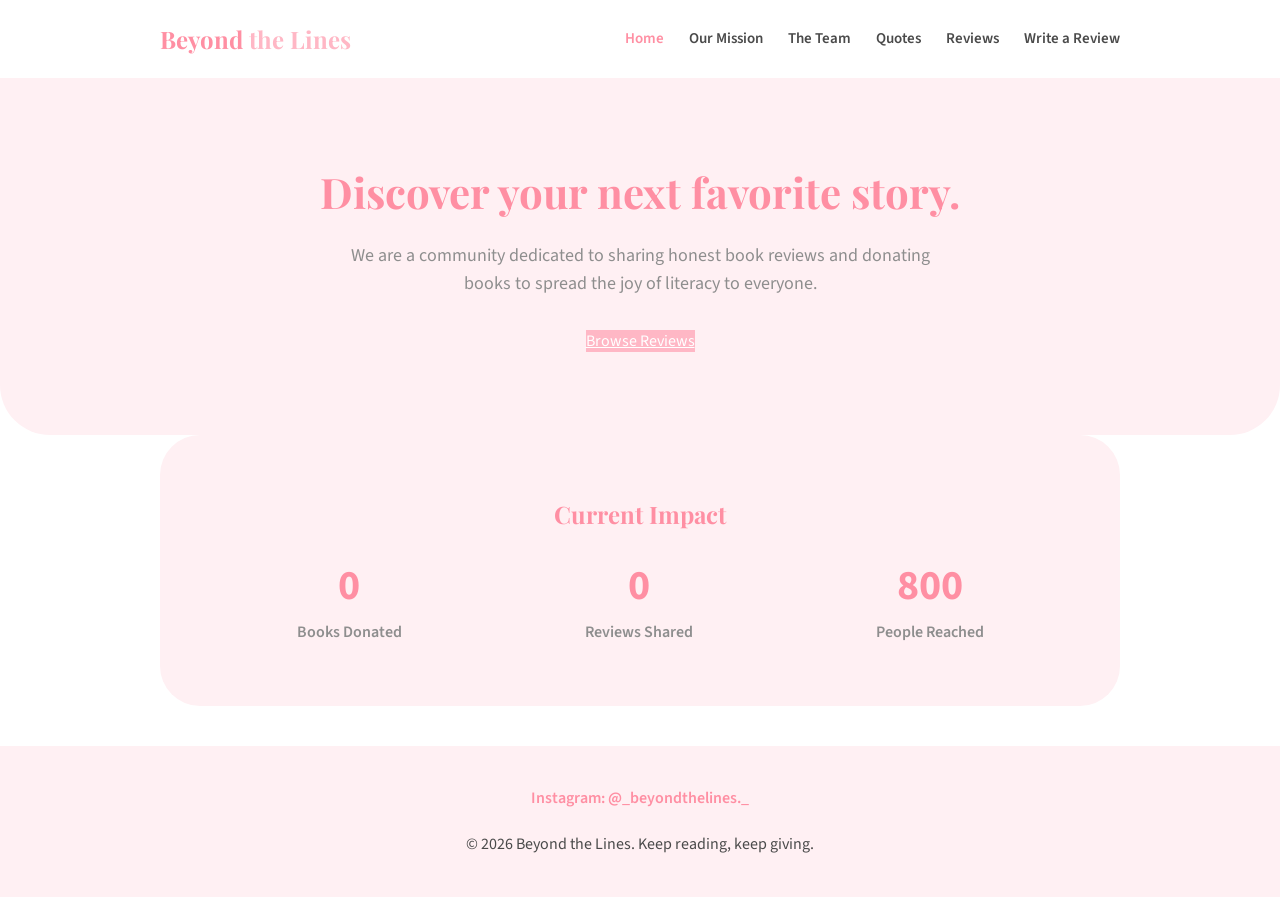
<file: index.html>
<!DOCTYPE html>
<html lang="en">
<head>
    <meta charset="UTF-8">
    <meta name="viewport" content="width=device-width, initial-scale=1.0">
    <title>Beyond the Lines | Read. Review. Give.</title>
    <link rel="stylesheet" href="style.css">
    <link href="https://fonts.googleapis.com/css2?family=Playfair+Display:wght@700&family=Source+Sans+Pro:wght@400;600&display=swap" rel="stylesheet">
</head>
<body>

    <header>
        <nav class="container">
            <a href="index.html" class="logo">Beyond <span>the Lines</span></a>
            <ul class="nav-menu">
                <li><a href="index.html" class="active">Home</a></li>
                <li><a href="about.html">Our Mission</a></li>
                <li><a href="team.html">The Team</a></li>
                <li><a href="quotes.html">Quotes</a></li>
                <li><a href="reviews.html">Reviews</a></li>
                <li><a href="https://docs.google.com/forms/d/e/1FAIpQLSem9mo74BOJSPrJzr-lH42coEEXWqu-8bYov24VvjjePuHAZA/viewform?usp=preview" target="_blank">Write a Review</a></li>
            </ul>
        </nav>
    </header>

    <section class="hero">
        <div class="container">
            <h1>Discover your next <span>favorite story.</span></h1>
            <p>We are a community dedicated to sharing honest book reviews and donating books to spread the joy of literacy to everyone.</p>
            <div style="margin-top: 30px;">
                <a href="reviews.html" class="btn-pink">Browse Reviews</a>
            </div>
        </div>
    </section>

    <section class="container">
        <div style="text-align: center; padding: 60px; background: var(--soft-pink); border-radius: 40px;">
            <h2 style="color: var(--accent-pink); margin-bottom: 20px;">Current Impact</h2>
            <div style="display: flex; justify-content: space-around; flex-wrap: wrap; gap: 30px; margin-top: 20px;">
                <div>
                    <span style="display: block; font-size: 42px; font-weight: 700; color: var(--accent-pink);">0</span>
                    <span style="color: var(--text-light); font-weight: 600;">Books Donated</span>
                </div>
                <div>
                    <span style="display: block; font-size: 42px; font-weight: 700; color: var(--accent-pink);">0</span>
                    <span style="color: var(--text-light); font-weight: 600;">Reviews Shared</span>
                </div>
                <div>
                    <span style="display: block; font-size: 42px; font-weight: 700; color: var(--accent-pink);">800</span>
                    <span style="color: var(--text-light); font-weight: 600;">People Reached</span>
                </div>
            </div>
        </div>
    </section>

    <footer>
        <div class="container">
            <div class="social-links" style="margin-bottom: 20px;">
                <a href="https://www.instagram.com/_beyondthelines._/" target="_blank">Instagram: @_beyondthelines._</a>
            </div>
            <p>&copy; 2026 Beyond the Lines. Keep reading, keep giving.</p>
        </div>
    </footer>

</body>
</html>
</file>
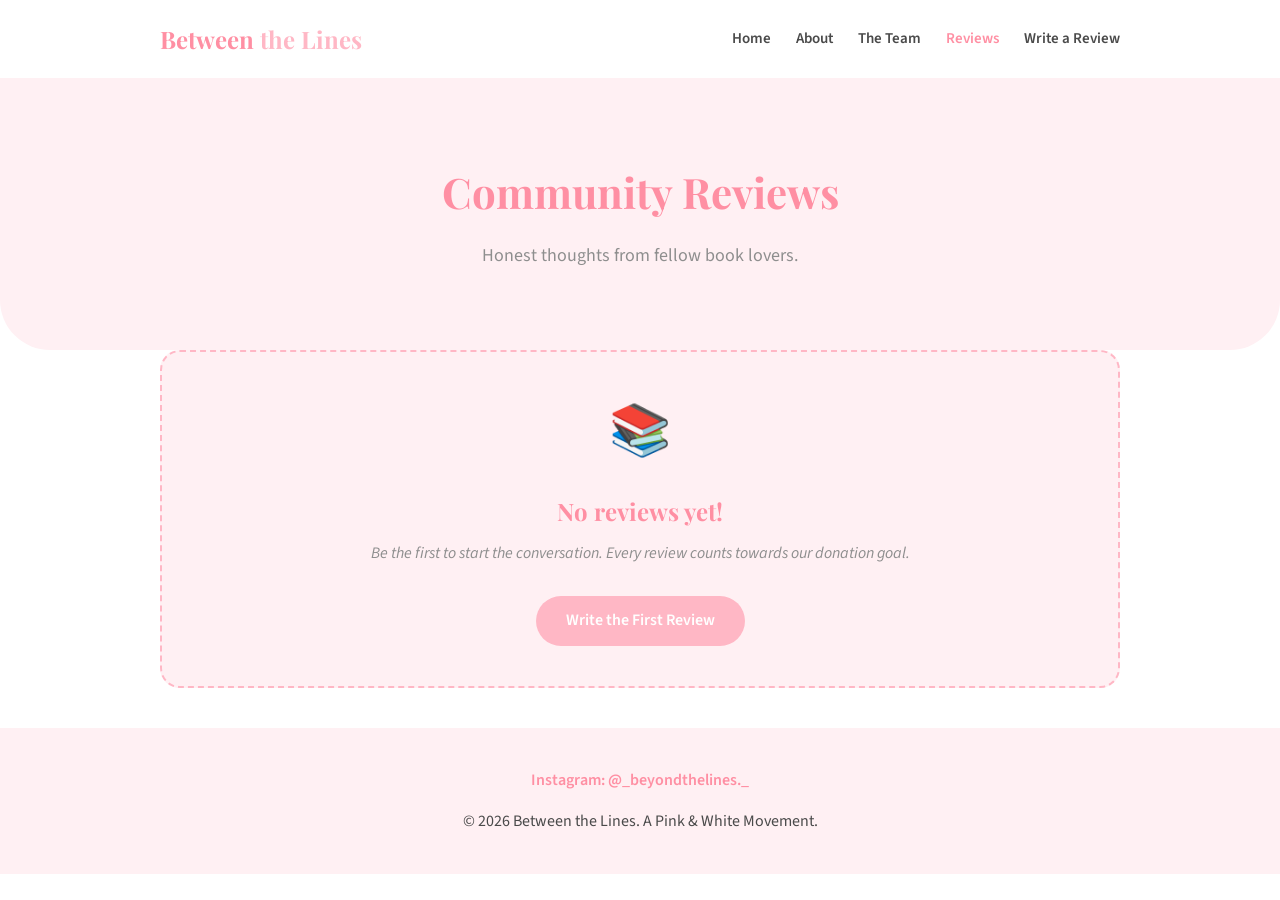
<file: reviews.html>
<!DOCTYPE html>
<html lang="en">
<head>
    <meta charset="UTF-8">
    <meta name="viewport" content="width=device-width, initial-scale=1.0">
    <title>Between the Lines | Reviews</title>
    <link rel="stylesheet" href="style.css">
    <link href="https://fonts.googleapis.com/css2?family=Playfair+Display:wght@700&family=Source+Sans+Pro:wght@400;600&display=swap" rel="stylesheet">
</head>
<body>

    <header>
        <nav class="container">
            <a href="index.html" class="logo">Between <span>the Lines</span></a>
            <ul class="nav-menu">
                <li><a href="index.html">Home</a></li>
                <li><a href="about.html">About</a></li>
                <li><a href="team.html">The Team</a></li>
                <li><a href="reviews.html" class="active">Reviews</a></li>
                <li><a href="submit.html">Write a Review</a></li>
            </ul>
        </nav>
    </header>

    <section class="hero">
        <div class="container">
            <h1>Community Reviews</h1>
            <p>Honest thoughts from fellow book lovers.</p>
        </div>
    </section>

    <section class="container">
        <div class="empty-reviews">
            <div style="font-size: 50px; margin-bottom: 20px;">📚</div>
            <h2 style="color: var(--accent-pink); margin-bottom: 10px;">No reviews yet!</h2>
            <p>Be the first to start the conversation. Every review counts towards our donation goal.</p>
            <div style="margin-top: 30px;">
                <a href="submit.html" class="btn btn-pink">Write the First Review</a>
            </div>
        </div>
    </section>

    <footer>
        <div class="container">
            <div class="social-links">
                <a href="https://www.instagram.com/_beyondthelines._/" target="_blank">Instagram: @_beyondthelines._</a>
            </div>
            <p>&copy; 2026 Between the Lines. A Pink & White Movement.</p>
        </div>
    </footer>

</body>
</html>
</file>
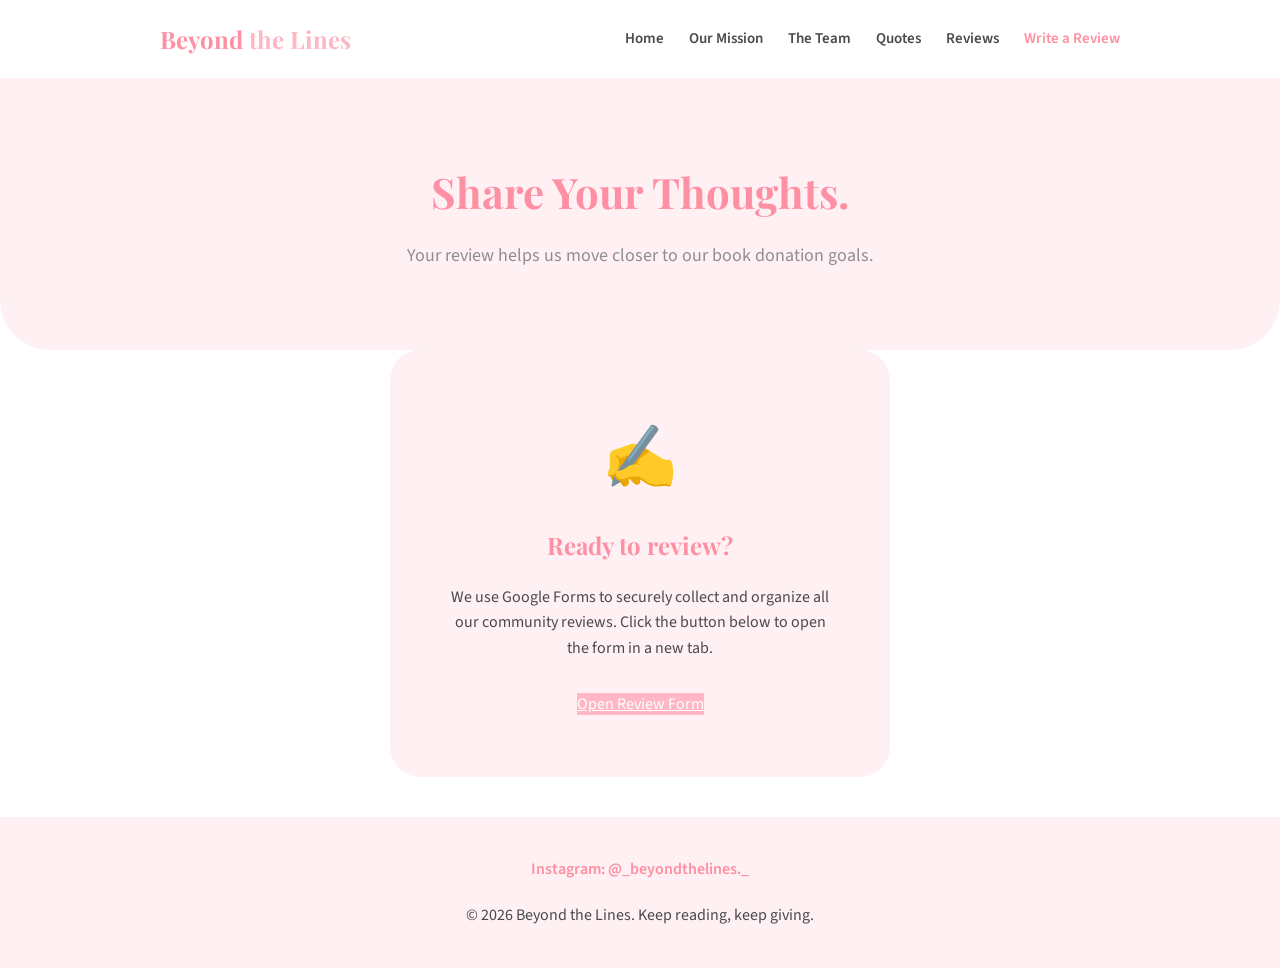
<file: submit (1).html>
<!DOCTYPE html>
<html lang="en">
<head>
    <meta charset="UTF-8">
    <meta name="viewport" content="width=device-width, initial-scale=1.0">
    <title>Beyond the Lines | Submit Review</title>
    <link rel="stylesheet" href="style.css">
    <link href="https://fonts.googleapis.com/css2?family=Playfair+Display:wght@700&family=Source+Sans+Pro:wght@400;600&display=swap" rel="stylesheet">
</head>
<body>

    <header>
        <nav class="container">
            <a href="index.html" class="logo">Beyond <span>the Lines</span></a>
            <ul class="nav-menu">
                <li><a href="index.html">Home</a></li>
                <li><a href="about.html">Our Mission</a></li>
                <li><a href="team.html">The Team</a></li>
                <li><a href="quotes.html">Quotes</a></li>
                <li><a href="reviews.html">Reviews</a></li>
                <li><a href="https://docs.google.com/forms/d/e/1FAIpQLSem9mo74BOJSPrJzr-lH42coEEXWqu-8bYov24VvjjePuHAZA/viewform?usp=preview" target="_blank" class="active">Write a Review</a></li>
            </ul>
        </nav>
    </header>

    <section class="hero">
        <div class="container">
            <h1>Share Your <span>Thoughts.</span></h1>
            <p>Your review helps us move closer to our book donation goals.</p>
        </div>
    </section>

    <section class="container">
        <div class="form-container" style="text-align: center; padding: 60px;">
            <div style="font-size: 60px; margin-bottom: 20px;">✍️</div>
            <h2 style="color: var(--accent-pink); margin-bottom: 20px;">Ready to review?</h2>
            <p style="margin-bottom: 30px;">We use Google Forms to securely collect and organize all our community reviews. Click the button below to open the form in a new tab.</p>
            <a href="https://docs.google.com/forms/d/e/1FAIpQLSem9mo74BOJSPrJzr-lH42coEEXWqu-8bYov24VvjjePuHAZA/viewform?usp=preview" target="_blank" class="btn-pink">Open Review Form</a>
        </div>
    </section>

    <footer>
        <div class="container">
            <div class="social-links" style="margin-bottom: 20px;">
                <a href="https://www.instagram.com/_beyondthelines._/" target="_blank">Instagram: @_beyondthelines._</a>
            </div>
            <p>&copy; 2026 Beyond the Lines. Keep reading, keep giving.</p>
        </div>
    </footer>

</body>
</html>
</file>
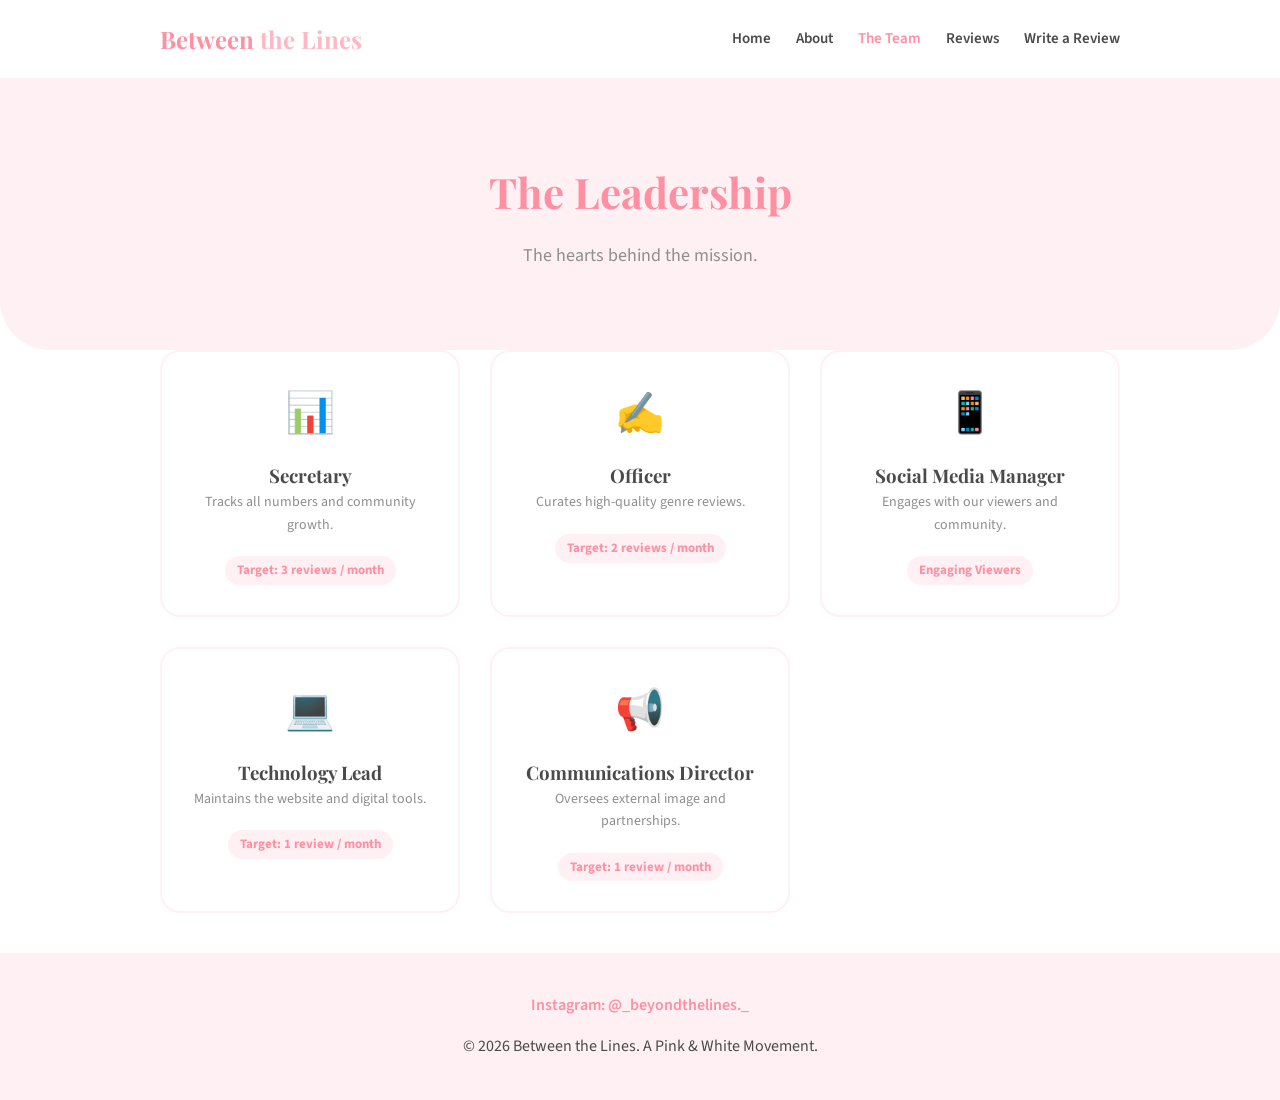
<file: team.html>
<!DOCTYPE html>
<html lang="en">
<head>
    <meta charset="UTF-8">
    <meta name="viewport" content="width=device-width, initial-scale=1.0">
    <title>Between the Lines | The Team</title>
    <link rel="stylesheet" href="style.css">
    <link href="https://fonts.googleapis.com/css2?family=Playfair+Display:wght@700&family=Source+Sans+Pro:wght@400;600&display=swap" rel="stylesheet">
</head>
<body>

    <header>
        <nav class="container">
            <a href="index.html" class="logo">Between <span>the Lines</span></a>
            <ul class="nav-menu">
                <li><a href="index.html">Home</a></li>
                <li><a href="about.html">About</a></li>
                <li><a href="team.html" class="active">The Team</a></li>
                <li><a href="reviews.html">Reviews</a></li>
                <li><a href="submit.html">Write a Review</a></li>
            </ul>
        </nav>
    </header>

    <section class="hero">
        <div class="container">
            <h1>The Leadership</h1>
            <p>The hearts behind the mission.</p>
        </div>
    </section>

    <section class="container">
        <div class="team-grid">
            <div class="team-card">
                <div class="role-icon">📊</div>
                <h3>Secretary</h3>
                <p style="color: var(--text-light); font-size: 14px; margin-bottom: 10px;">Tracks all numbers and community growth.</p>
                <div class="target-badge">Target: 3 reviews / month</div>
            </div>
            
            <div class="team-card">
                <div class="role-icon">✍️</div>
                <h3>Officer</h3>
                <p style="color: var(--text-light); font-size: 14px; margin-bottom: 10px;">Curates high-quality genre reviews.</p>
                <div class="target-badge">Target: 2 reviews / month</div>
            </div>
            
            <div class="team-card">
                <div class="role-icon">📱</div>
                <h3>Social Media Manager</h3>
                <p style="color: var(--text-light); font-size: 14px; margin-bottom: 10px;">Engages with our viewers and community.</p>
                <div class="target-badge">Engaging Viewers</div>
            </div>
            
            <div class="team-card">
                <div class="role-icon">💻</div>
                <h3>Technology Lead</h3>
                <p style="color: var(--text-light); font-size: 14px; margin-bottom: 10px;">Maintains the website and digital tools.</p>
                <div class="target-badge">Target: 1 review / month</div>
            </div>
            
            <div class="team-card">
                <div class="role-icon">📢</div>
                <h3>Communications Director</h3>
                <p style="color: var(--text-light); font-size: 14px; margin-bottom: 10px;">Oversees external image and partnerships.</p>
                <div class="target-badge">Target: 1 review / month</div>
            </div>
        </div>
    </section>

    <footer>
        <div class="container">
            <div class="social-links">
                <a href="https://www.instagram.com/_beyondthelines._/" target="_blank">Instagram: @_beyondthelines._</a>
            </div>
            <p>&copy; 2026 Between the Lines. A Pink & White Movement.</p>
        </div>
    </footer>

</body>
</html>
</file>
<file: style.css>
/* ============================================================
   PINK & WHITE AESTHETIC THEME
============================================================ */

:root {
    --primary-pink: #ffb7c5;      /* Cherry Blossom Pink */
    --soft-pink: #fff0f3;         /* Very light pink for backgrounds */
    --accent-pink: #ff8fa3;       /* Deeper pink for buttons/links */
    --white: #ffffff;
    --text-dark: #4a4a4a;
    --text-light: #8e8e8e;
    --shadow: 0 4px 20px rgba(255, 183, 197, 0.2);
}

* {
    box-sizing: border-box;
    margin: 0;
    padding: 0;
}

body {
    font-family: 'Source Sans Pro', sans-serif;
    background-color: var(--white);
    color: var(--text-dark);
    line-height: 1.6;
}

.container {
    max-width: 1000px;
    margin: 0 auto;
    padding: 0 20px;
}

h1, h2, h3, .logo {
    font-family: 'Playfair Display', serif;
}

/* ============================================================
   NAVIGATION
============================================================ */

header {
    background-color: var(--white);
    padding: 20px 0;
    border-bottom: 1px solid var(--soft-pink);
    position: sticky;
    top: 0;
    z-index: 100;
}

nav {
    display: flex;
    justify-content: space-between;
    align-items: center;
}

.logo {
    font-size: 24px;
    font-weight: 700;
    color: var(--accent-pink);
    text-decoration: none;
}

.logo span {
    color: var(--primary-pink);
}

.nav-menu {
    display: flex;
    list-style: none;
}

.nav-menu li {
    margin-left: 25px;
}

.nav-menu a {
    text-decoration: none;
    color: var(--text-dark);
    font-weight: 600;
    font-size: 15px;
    transition: color 0.3s;
}

.nav-menu a:hover, .nav-menu a.active {
    color: var(--accent-pink);
}

/* ============================================================
   HERO & PAGE TITLES
============================================================ */

.hero {
    padding: 80px 0;
    background-color: var(--soft-pink);
    text-align: center;
    border-bottom-left-radius: 50px;
    border-bottom-right-radius: 50px;
}

.hero h1 {
    font-size: 42px;
    color: var(--accent-pink);
    margin-bottom: 15px;
}

.hero p {
    font-size: 18px;
    color: var(--text-light);
    max-width: 600px;
    margin: 0 auto;
}

/* ============================================================
   BUTTONS
============================================================ */

.btn {
    display: inline-block;
    padding: 12px 30px;
    border-radius: 50px;
    text-decoration: none;
    font-weight: 600;
    transition: all 0.3s;
    cursor: pointer;
    border: none;
}

.btn-pink {
    background-color: var(--primary-pink);
    color: white;
}

.btn-pink:hover {
    background-color: var(--accent-pink);
    transform: translateY(-2px);
    box-shadow: var(--shadow);
}

/* ============================================================
   SECTIONS
============================================================ */

section {
    padding: 60px 0;
}

.section-title {
    text-align: center;
    font-size: 32px;
    margin-bottom: 40px;
    color: var(--accent-pink);
}

/* ============================================================
   TEAM CARDS
============================================================ */

.team-grid {
    display: grid;
    grid-template-columns: repeat(auto-fit, minmax(280px, 1fr));
    gap: 30px;
}

.team-card {
    background: var(--white);
    padding: 30px;
    border-radius: 20px;
    text-align: center;
    border: 2px solid var(--soft-pink);
    transition: transform 0.3s;
}

.team-card:hover {
    transform: translateY(-5px);
    border-color: var(--primary-pink);
}

.role-icon {
    font-size: 40px;
    margin-bottom: 15px;
}

.target-badge {
    display: inline-block;
    background: var(--soft-pink);
    color: var(--accent-pink);
    padding: 4px 12px;
    border-radius: 20px;
    font-size: 13px;
    font-weight: 700;
    margin-top: 10px;
}

/* ============================================================
   REVIEWS (Empty State)
============================================================ */

.empty-reviews {
    text-align: center;
    padding: 40px;
    background: var(--soft-pink);
    border-radius: 20px;
    border: 2px dashed var(--primary-pink);
}

.empty-reviews p {
    color: var(--text-light);
    font-style: italic;
}

/* ============================================================
   FORMS
============================================================ */

.form-container {
    max-width: 500px;
    margin: 0 auto;
    background: var(--soft-pink);
    padding: 40px;
    border-radius: 30px;
}

.form-group {
    margin-bottom: 20px;
}

.form-group label {
    display: block;
    margin-bottom: 8px;
    font-weight: 600;
    color: var(--accent-pink);
}

.form-group input, .form-group select, .form-group textarea {
    width: 100%;
    padding: 12px;
    border: 2px solid var(--white);
    border-radius: 15px;
    outline: none;
}

.form-group input:focus {
    border-color: var(--primary-pink);
}

/* ============================================================
   FOOTER
============================================================ */

footer {
    background-color: var(--soft-pink);
    padding: 40px 0;
    text-align: center;
    margin-top: 40px;
}

.social-links {
    margin-bottom: 15px;
}

.social-links a {
    color: var(--accent-pink);
    margin: 0 10px;
    text-decoration: none;
    font-weight: 600;
}

/* ============================================================
   RESPONSIVE
============================================================ */

@media (max-width: 600px) {
    .nav-menu {
        display: none;
    }
    .hero h1 {
        font-size: 32px;
    }
}
</file>
